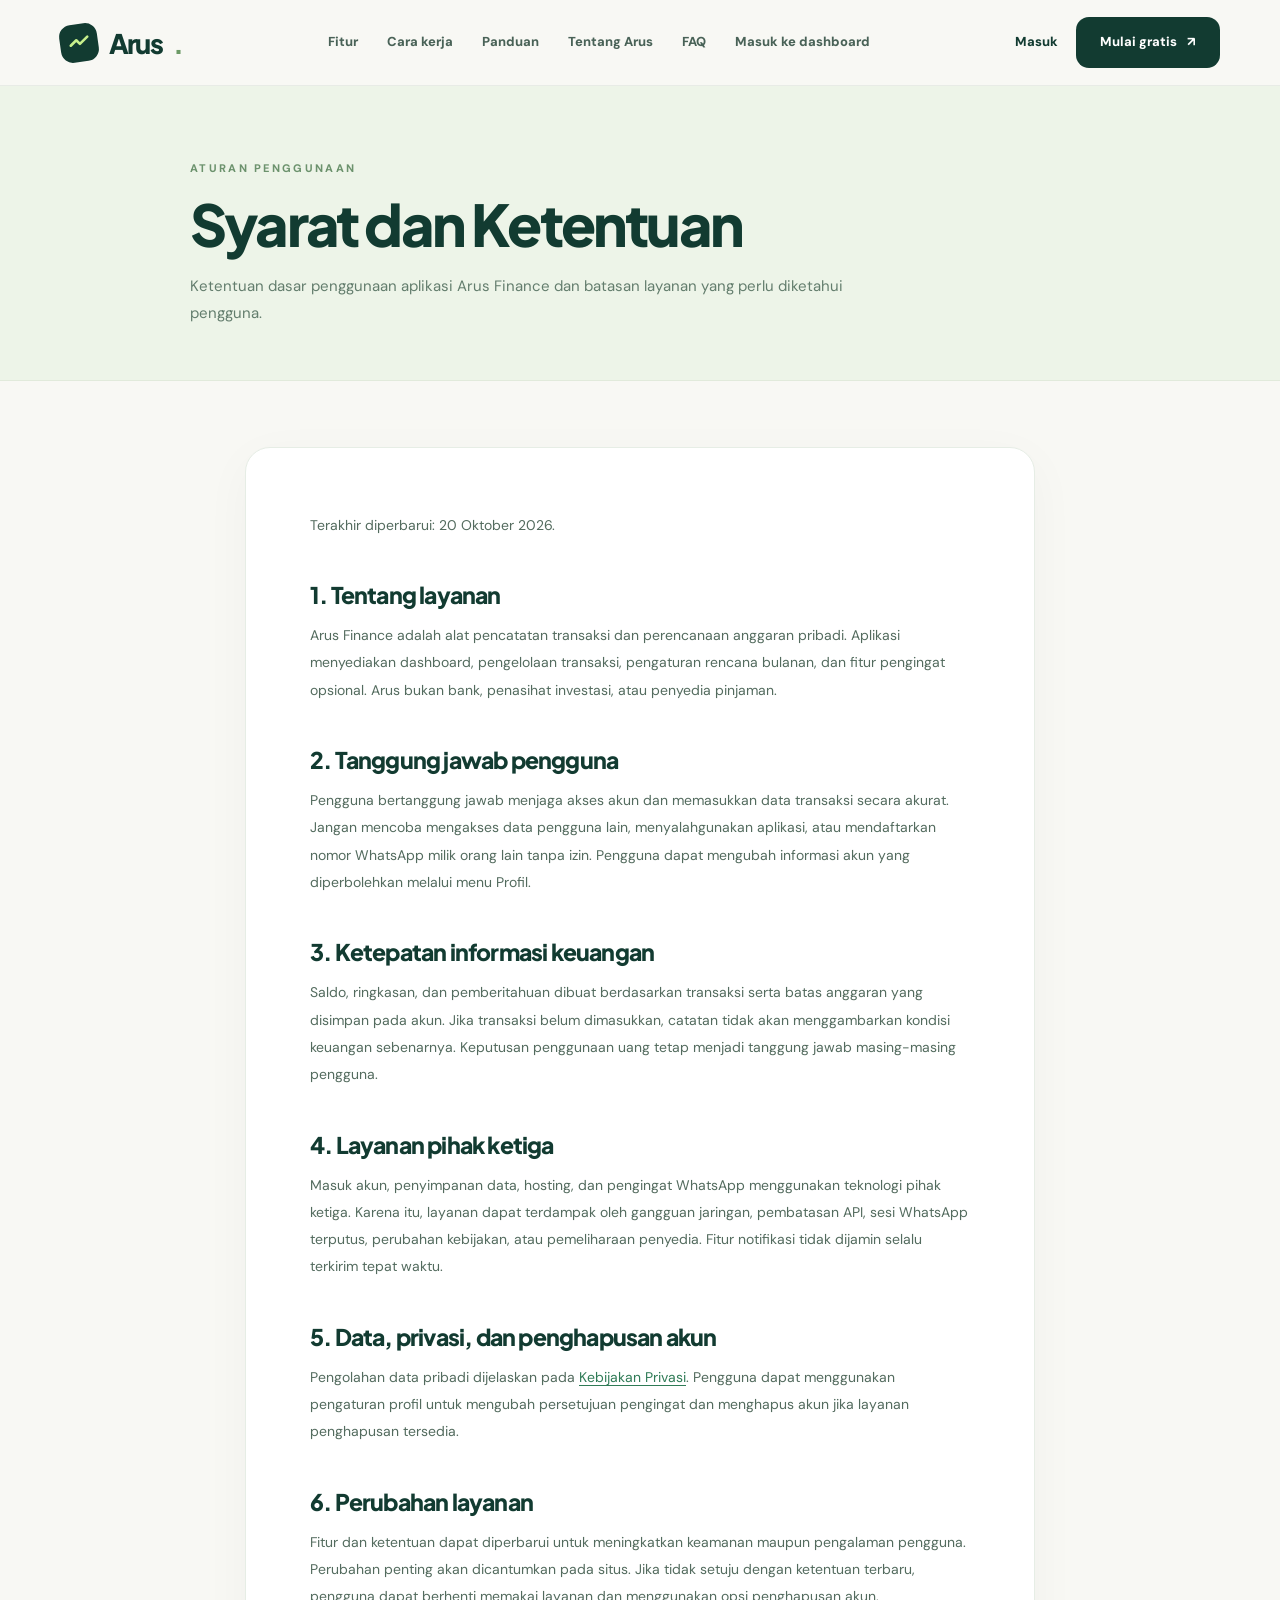
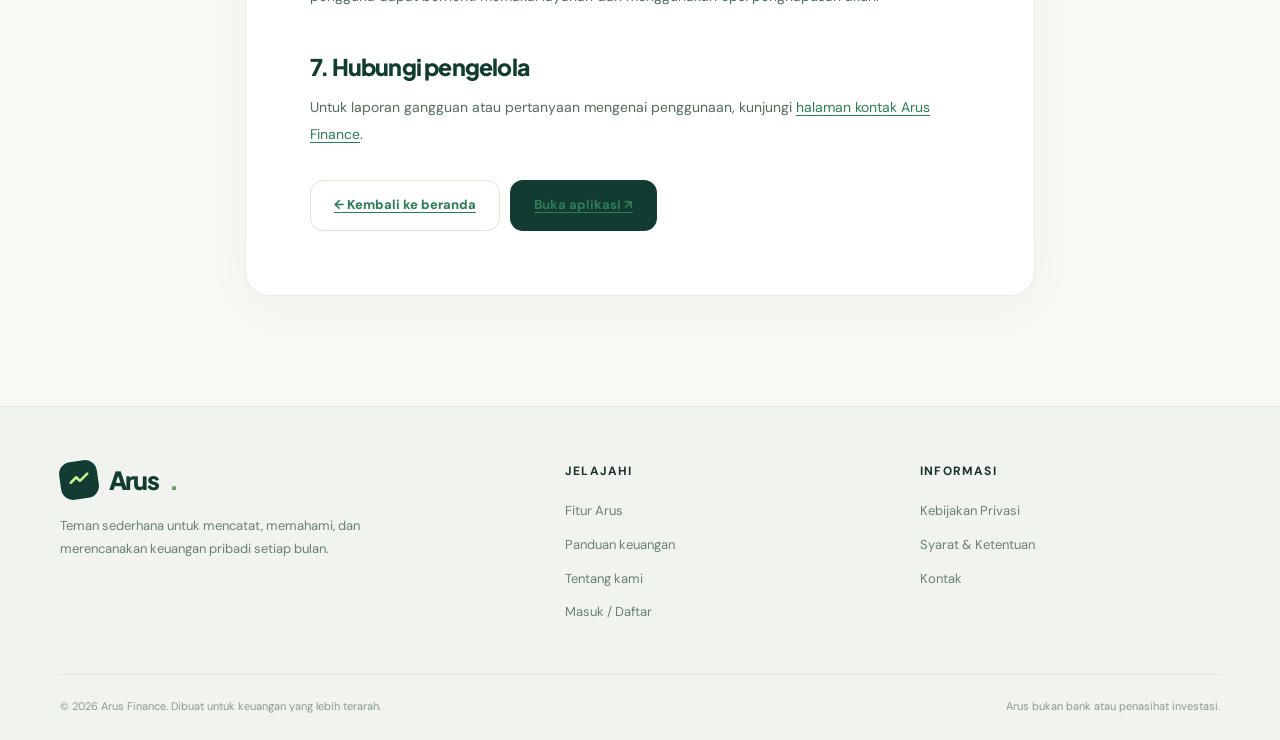
<file: ketentuan.html>
<!doctype html><html lang="id"><head><meta charset="utf-8"><meta name="viewport" content="width=device-width,initial-scale=1"><meta name="theme-color" content="#f8f8f4"><title>Syarat dan Ketentuan — Arus Finance</title><meta name="description" content="Ketentuan dasar penggunaan aplikasi Arus Finance dan batasan layanan yang perlu diketahui pengguna."><meta name="robots" content="index,follow"><link rel="canonical" href="https://finance-planner-psi-seven.vercel.app/ketentuan.html"><link rel="icon" href="assets/favicon.svg" type="image/svg+xml"><link rel="stylesheet" href="assets/landing.css"><script defer src="assets/landing.js"></script></head><body><header class="site-header"><div class="container nav-shell">
<a class="brand" href="./" aria-label="Beranda Arus Finance"><span class="brand-mark"><svg width="22" height="22" viewBox="0 0 24 24" fill="none" stroke="currentColor" stroke-width="2.8" stroke-linecap="round" stroke-linejoin="round"><path d="M3 15 9 9l4 4 8-8"/></svg></span>Arus<span style="color:#6c9a66">.</span></a>
<nav class="nav-links" id="nav-menu" data-nav-links aria-label="Menu utama"><a href="#fitur">Fitur</a><a href="#cara-kerja">Cara kerja</a><a href="panduan.html">Panduan</a><a href="tentang.html">Tentang Arus</a><a href="#faq">FAQ</a><a href="app.html">Masuk ke dashboard</a></nav>
<div class="nav-actions"><a class="login-link" href="app.html">Masuk</a><a href="app.html" class="btn btn-primary">Mulai gratis <span aria-hidden="true">↗</span></a><button type="button" class="menu-toggle" aria-label="Buka menu" aria-controls="nav-menu" aria-expanded="false" data-menu-toggle><svg width="23" height="23" viewBox="0 0 24 24" stroke="currentColor" fill="none" stroke-width="2" stroke-linecap="round"><path d="M4 7h16M4 12h16M4 17h16"/></svg></button></div>
</div></header><main><section class="article-hero"><div class="container"><div class="section-eyebrow">ATURAN PENGGUNAAN</div><h1>Syarat dan Ketentuan</h1><p>Ketentuan dasar penggunaan aplikasi Arus Finance dan batasan layanan yang perlu diketahui pengguna.</p></div></section><section class="article-wrap"><div class="container"><article class="article">
<p class="minor">Terakhir diperbarui: 20 Oktober 2026.</p>
<h2>1. Tentang layanan</h2>
<p>Arus Finance adalah alat pencatatan transaksi dan perencanaan anggaran pribadi. Aplikasi menyediakan dashboard, pengelolaan transaksi, pengaturan rencana bulanan, dan fitur pengingat opsional. Arus bukan bank, penasihat investasi, atau penyedia pinjaman.</p>
<h2>2. Tanggung jawab pengguna</h2>
<p>Pengguna bertanggung jawab menjaga akses akun dan memasukkan data transaksi secara akurat. Jangan mencoba mengakses data pengguna lain, menyalahgunakan aplikasi, atau mendaftarkan nomor WhatsApp milik orang lain tanpa izin. Pengguna dapat mengubah informasi akun yang diperbolehkan melalui menu Profil.</p>
<h2>3. Ketepatan informasi keuangan</h2>
<p>Saldo, ringkasan, dan pemberitahuan dibuat berdasarkan transaksi serta batas anggaran yang disimpan pada akun. Jika transaksi belum dimasukkan, catatan tidak akan menggambarkan kondisi keuangan sebenarnya. Keputusan penggunaan uang tetap menjadi tanggung jawab masing-masing pengguna.</p>
<h2>4. Layanan pihak ketiga</h2>
<p>Masuk akun, penyimpanan data, hosting, dan pengingat WhatsApp menggunakan teknologi pihak ketiga. Karena itu, layanan dapat terdampak oleh gangguan jaringan, pembatasan API, sesi WhatsApp terputus, perubahan kebijakan, atau pemeliharaan penyedia. Fitur notifikasi tidak dijamin selalu terkirim tepat waktu.</p>
<h2>5. Data, privasi, dan penghapusan akun</h2>
<p>Pengolahan data pribadi dijelaskan pada <a href="privasi.html">Kebijakan Privasi</a>. Pengguna dapat menggunakan pengaturan profil untuk mengubah persetujuan pengingat dan menghapus akun jika layanan penghapusan tersedia.</p>
<h2>6. Perubahan layanan</h2>
<p>Fitur dan ketentuan dapat diperbarui untuk meningkatkan keamanan maupun pengalaman pengguna. Perubahan penting akan dicantumkan pada situs. Jika tidak setuju dengan ketentuan terbaru, pengguna dapat berhenti memakai layanan dan menggunakan opsi penghapusan akun.</p>
<h2>7. Hubungi pengelola</h2>
<p>Untuk laporan gangguan atau pertanyaan mengenai penggunaan, kunjungi <a href="kontak.html">halaman kontak Arus Finance</a>.</p>
<div class="page-actions"><a href="./" class="btn btn-secondary">← Kembali ke beranda</a><a href="app.html" class="btn btn-primary">Buka aplikasi ↗</a></div></article></div></section></main><footer class="footer"><div class="container"><div class="footer-grid"><div><a href="./" class="brand"><span class="brand-mark"><svg width="22" height="22" viewBox="0 0 24 24" stroke="currentColor" fill="none" stroke-width="2.8" stroke-linecap="round" stroke-linejoin="round"><path d="M3 15 9 9l4 4 8-8"/></svg></span>Arus<span style="color:#6c9a66">.</span></a><p class="footer-desc">Teman sederhana untuk mencatat, memahami, dan merencanakan keuangan pribadi setiap bulan.</p></div><div><h4>Jelajahi</h4><ul><li><a href="#fitur">Fitur Arus</a></li><li><a href="panduan.html">Panduan keuangan</a></li><li><a href="tentang.html">Tentang kami</a></li><li><a href="app.html">Masuk / Daftar</a></li></ul></div><div><h4>Informasi</h4><ul><li><a href="privasi.html">Kebijakan Privasi</a></li><li><a href="ketentuan.html">Syarat & Ketentuan</a></li><li><a href="kontak.html">Kontak</a></li></ul></div></div><div class="footer-base"><span>© 2026 Arus Finance. Dibuat untuk keuangan yang lebih terarah.</span><span>Arus bukan bank atau penasihat investasi.</span></div></div></footer></body></html>
</file>
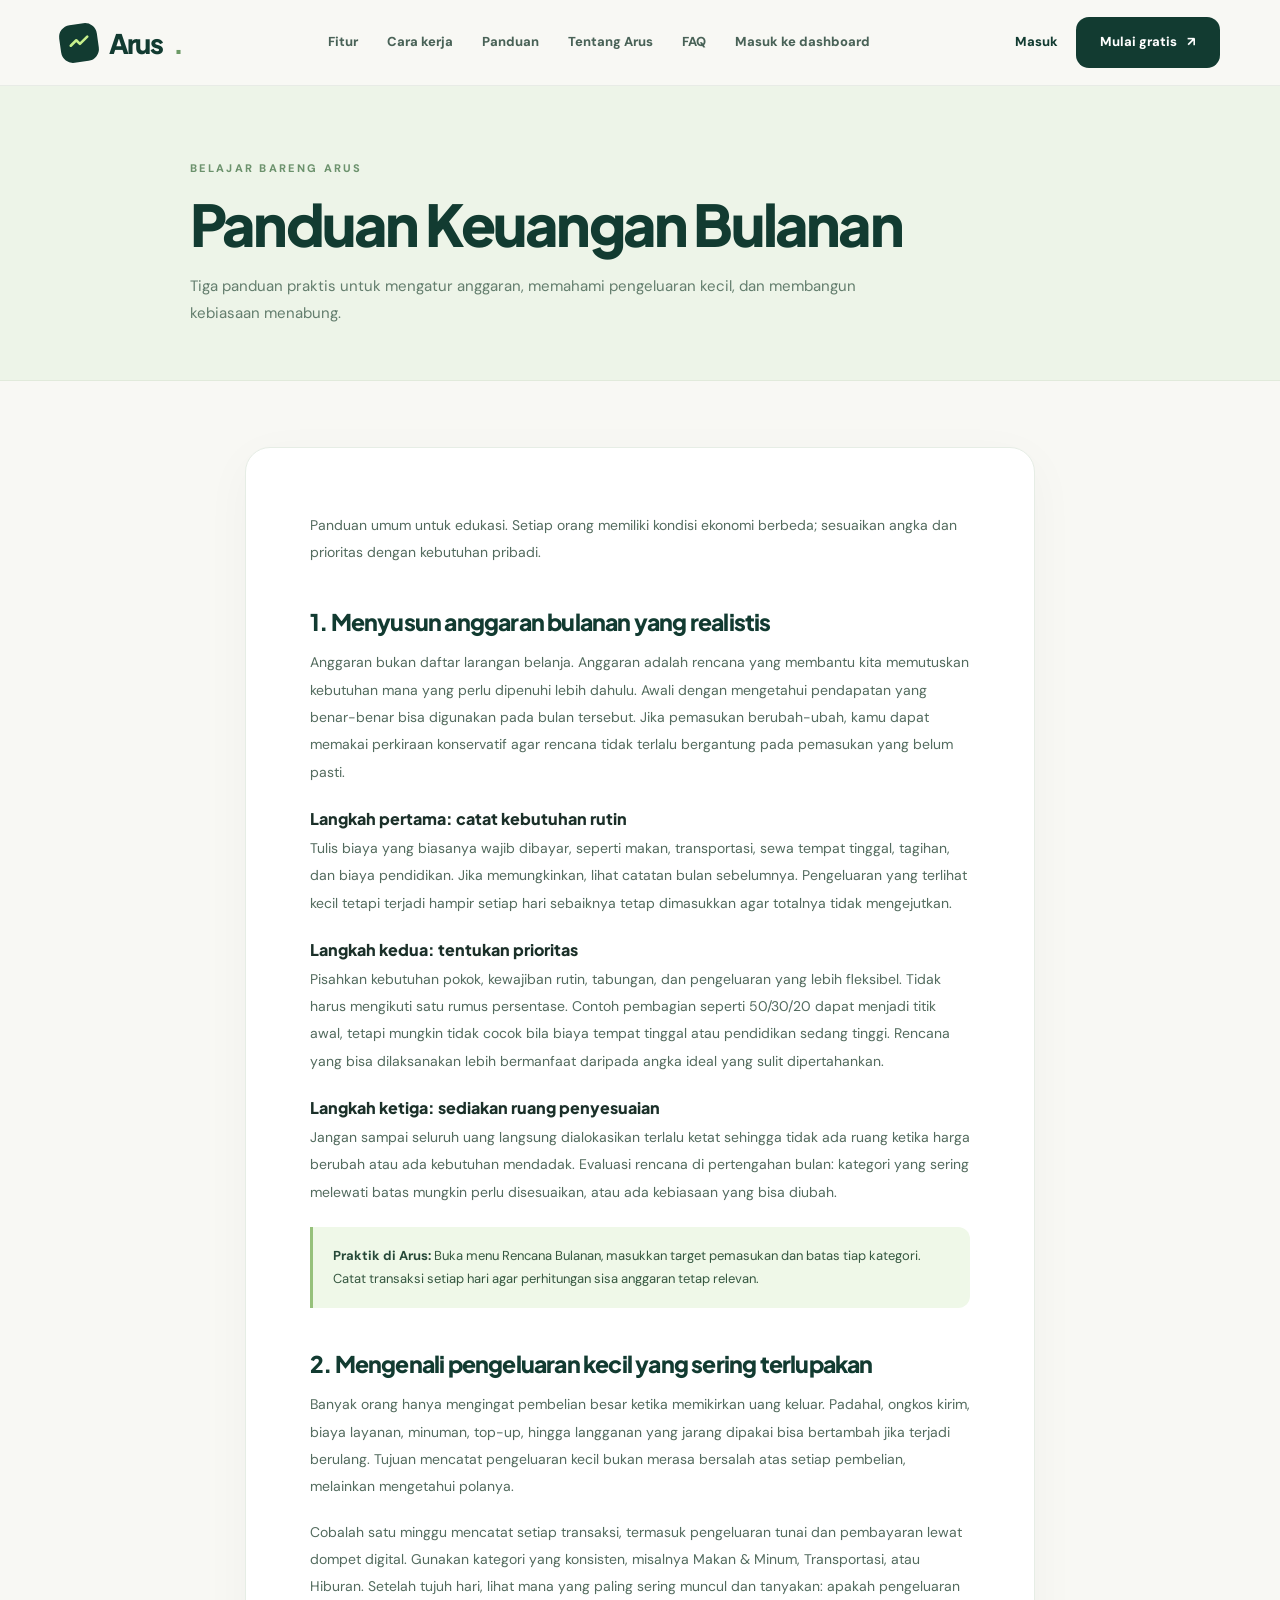
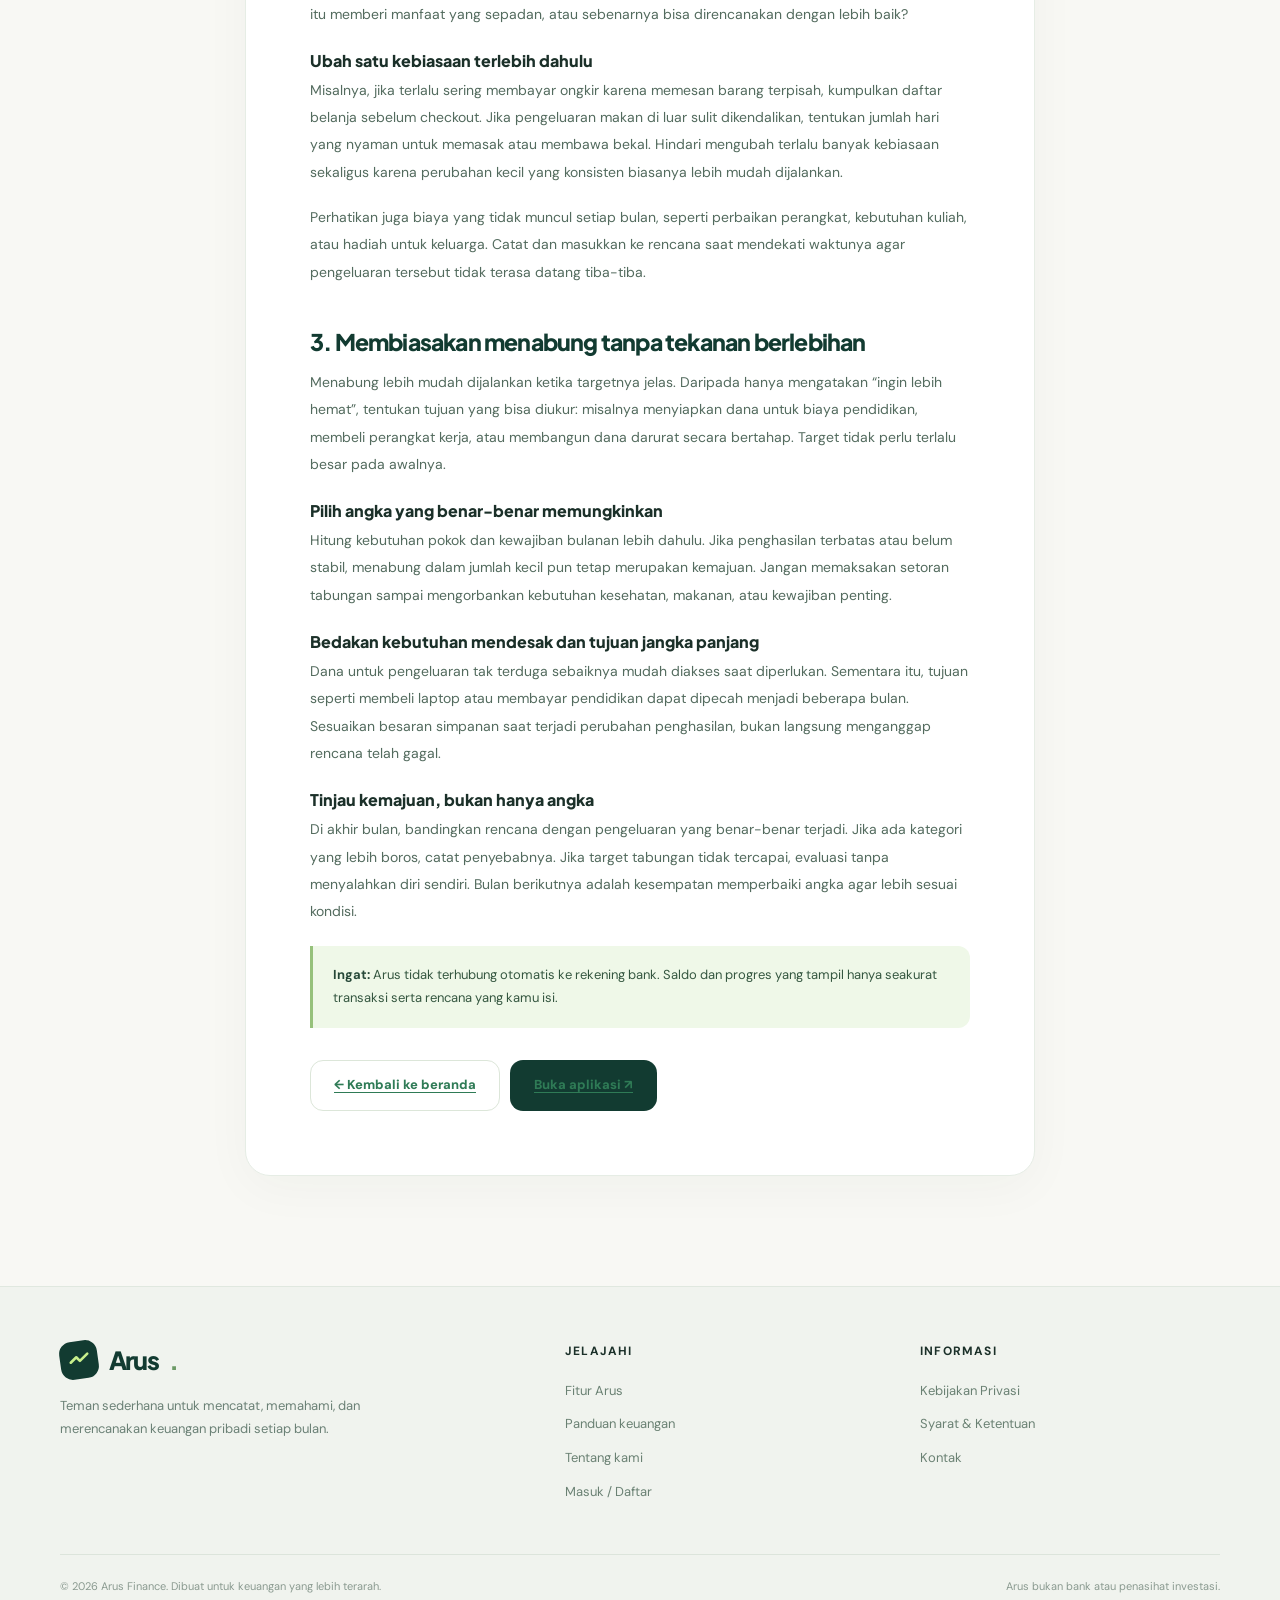
<file: panduan.html>
<!doctype html><html lang="id"><head><meta charset="utf-8"><meta name="viewport" content="width=device-width,initial-scale=1"><meta name="theme-color" content="#f8f8f4"><title>Panduan Keuangan Bulanan — Arus Finance</title><meta name="description" content="Tiga panduan praktis untuk mengatur anggaran, memahami pengeluaran kecil, dan membangun kebiasaan menabung."><meta name="robots" content="index,follow"><link rel="canonical" href="https://finance-planner-psi-seven.vercel.app/panduan.html"><link rel="icon" href="assets/favicon.svg" type="image/svg+xml"><link rel="stylesheet" href="assets/landing.css"><script defer src="assets/landing.js"></script></head><body><header class="site-header"><div class="container nav-shell">
<a class="brand" href="./" aria-label="Beranda Arus Finance"><span class="brand-mark"><svg width="22" height="22" viewBox="0 0 24 24" fill="none" stroke="currentColor" stroke-width="2.8" stroke-linecap="round" stroke-linejoin="round"><path d="M3 15 9 9l4 4 8-8"/></svg></span>Arus<span style="color:#6c9a66">.</span></a>
<nav class="nav-links" id="nav-menu" data-nav-links aria-label="Menu utama"><a href="#fitur">Fitur</a><a href="#cara-kerja">Cara kerja</a><a href="panduan.html">Panduan</a><a href="tentang.html">Tentang Arus</a><a href="#faq">FAQ</a><a href="app.html">Masuk ke dashboard</a></nav>
<div class="nav-actions"><a class="login-link" href="app.html">Masuk</a><a href="app.html" class="btn btn-primary">Mulai gratis <span aria-hidden="true">↗</span></a><button type="button" class="menu-toggle" aria-label="Buka menu" aria-controls="nav-menu" aria-expanded="false" data-menu-toggle><svg width="23" height="23" viewBox="0 0 24 24" stroke="currentColor" fill="none" stroke-width="2" stroke-linecap="round"><path d="M4 7h16M4 12h16M4 17h16"/></svg></button></div>
</div></header><main><section class="article-hero"><div class="container"><div class="section-eyebrow">BELAJAR BARENG ARUS</div><h1>Panduan Keuangan Bulanan</h1><p>Tiga panduan praktis untuk mengatur anggaran, memahami pengeluaran kecil, dan membangun kebiasaan menabung.</p></div></section><section class="article-wrap"><div class="container"><article class="article">
<p class="minor">Panduan umum untuk edukasi. Setiap orang memiliki kondisi ekonomi berbeda; sesuaikan angka dan prioritas dengan kebutuhan pribadi.</p>
<h2 id="anggaran">1. Menyusun anggaran bulanan yang realistis</h2>
<p>Anggaran bukan daftar larangan belanja. Anggaran adalah rencana yang membantu kita memutuskan kebutuhan mana yang perlu dipenuhi lebih dahulu. Awali dengan mengetahui pendapatan yang benar-benar bisa digunakan pada bulan tersebut. Jika pemasukan berubah-ubah, kamu dapat memakai perkiraan konservatif agar rencana tidak terlalu bergantung pada pemasukan yang belum pasti.</p>
<h3>Langkah pertama: catat kebutuhan rutin</h3>
<p>Tulis biaya yang biasanya wajib dibayar, seperti makan, transportasi, sewa tempat tinggal, tagihan, dan biaya pendidikan. Jika memungkinkan, lihat catatan bulan sebelumnya. Pengeluaran yang terlihat kecil tetapi terjadi hampir setiap hari sebaiknya tetap dimasukkan agar totalnya tidak mengejutkan.</p>
<h3>Langkah kedua: tentukan prioritas</h3>
<p>Pisahkan kebutuhan pokok, kewajiban rutin, tabungan, dan pengeluaran yang lebih fleksibel. Tidak harus mengikuti satu rumus persentase. Contoh pembagian seperti 50/30/20 dapat menjadi titik awal, tetapi mungkin tidak cocok bila biaya tempat tinggal atau pendidikan sedang tinggi. Rencana yang bisa dilaksanakan lebih bermanfaat daripada angka ideal yang sulit dipertahankan.</p>
<h3>Langkah ketiga: sediakan ruang penyesuaian</h3>
<p>Jangan sampai seluruh uang langsung dialokasikan terlalu ketat sehingga tidak ada ruang ketika harga berubah atau ada kebutuhan mendadak. Evaluasi rencana di pertengahan bulan: kategori yang sering melewati batas mungkin perlu disesuaikan, atau ada kebiasaan yang bisa diubah.</p>
<div class="notice"><strong>Praktik di Arus:</strong> Buka menu Rencana Bulanan, masukkan target pemasukan dan batas tiap kategori. Catat transaksi setiap hari agar perhitungan sisa anggaran tetap relevan.</div>
<h2 id="kebocoran">2. Mengenali pengeluaran kecil yang sering terlupakan</h2>
<p>Banyak orang hanya mengingat pembelian besar ketika memikirkan uang keluar. Padahal, ongkos kirim, biaya layanan, minuman, top-up, hingga langganan yang jarang dipakai bisa bertambah jika terjadi berulang. Tujuan mencatat pengeluaran kecil bukan merasa bersalah atas setiap pembelian, melainkan mengetahui polanya.</p>
<p>Cobalah satu minggu mencatat setiap transaksi, termasuk pengeluaran tunai dan pembayaran lewat dompet digital. Gunakan kategori yang konsisten, misalnya Makan & Minum, Transportasi, atau Hiburan. Setelah tujuh hari, lihat mana yang paling sering muncul dan tanyakan: apakah pengeluaran itu memberi manfaat yang sepadan, atau sebenarnya bisa direncanakan dengan lebih baik?</p>
<h3>Ubah satu kebiasaan terlebih dahulu</h3>
<p>Misalnya, jika terlalu sering membayar ongkir karena memesan barang terpisah, kumpulkan daftar belanja sebelum checkout. Jika pengeluaran makan di luar sulit dikendalikan, tentukan jumlah hari yang nyaman untuk memasak atau membawa bekal. Hindari mengubah terlalu banyak kebiasaan sekaligus karena perubahan kecil yang konsisten biasanya lebih mudah dijalankan.</p>
<p>Perhatikan juga biaya yang tidak muncul setiap bulan, seperti perbaikan perangkat, kebutuhan kuliah, atau hadiah untuk keluarga. Catat dan masukkan ke rencana saat mendekati waktunya agar pengeluaran tersebut tidak terasa datang tiba-tiba.</p>
<h2 id="tabungan">3. Membiasakan menabung tanpa tekanan berlebihan</h2>
<p>Menabung lebih mudah dijalankan ketika targetnya jelas. Daripada hanya mengatakan “ingin lebih hemat”, tentukan tujuan yang bisa diukur: misalnya menyiapkan dana untuk biaya pendidikan, membeli perangkat kerja, atau membangun dana darurat secara bertahap. Target tidak perlu terlalu besar pada awalnya.</p>
<h3>Pilih angka yang benar-benar memungkinkan</h3>
<p>Hitung kebutuhan pokok dan kewajiban bulanan lebih dahulu. Jika penghasilan terbatas atau belum stabil, menabung dalam jumlah kecil pun tetap merupakan kemajuan. Jangan memaksakan setoran tabungan sampai mengorbankan kebutuhan kesehatan, makanan, atau kewajiban penting.</p>
<h3>Bedakan kebutuhan mendesak dan tujuan jangka panjang</h3>
<p>Dana untuk pengeluaran tak terduga sebaiknya mudah diakses saat diperlukan. Sementara itu, tujuan seperti membeli laptop atau membayar pendidikan dapat dipecah menjadi beberapa bulan. Sesuaikan besaran simpanan saat terjadi perubahan penghasilan, bukan langsung menganggap rencana telah gagal.</p>
<h3>Tinjau kemajuan, bukan hanya angka</h3>
<p>Di akhir bulan, bandingkan rencana dengan pengeluaran yang benar-benar terjadi. Jika ada kategori yang lebih boros, catat penyebabnya. Jika target tabungan tidak tercapai, evaluasi tanpa menyalahkan diri sendiri. Bulan berikutnya adalah kesempatan memperbaiki angka agar lebih sesuai kondisi.</p>
<div class="notice"><strong>Ingat:</strong> Arus tidak terhubung otomatis ke rekening bank. Saldo dan progres yang tampil hanya seakurat transaksi serta rencana yang kamu isi.</div>
<div class="page-actions"><a href="./" class="btn btn-secondary">← Kembali ke beranda</a><a href="app.html" class="btn btn-primary">Buka aplikasi ↗</a></div></article></div></section></main><footer class="footer"><div class="container"><div class="footer-grid"><div><a href="./" class="brand"><span class="brand-mark"><svg width="22" height="22" viewBox="0 0 24 24" stroke="currentColor" fill="none" stroke-width="2.8" stroke-linecap="round" stroke-linejoin="round"><path d="M3 15 9 9l4 4 8-8"/></svg></span>Arus<span style="color:#6c9a66">.</span></a><p class="footer-desc">Teman sederhana untuk mencatat, memahami, dan merencanakan keuangan pribadi setiap bulan.</p></div><div><h4>Jelajahi</h4><ul><li><a href="#fitur">Fitur Arus</a></li><li><a href="panduan.html">Panduan keuangan</a></li><li><a href="tentang.html">Tentang kami</a></li><li><a href="app.html">Masuk / Daftar</a></li></ul></div><div><h4>Informasi</h4><ul><li><a href="privasi.html">Kebijakan Privasi</a></li><li><a href="ketentuan.html">Syarat & Ketentuan</a></li><li><a href="kontak.html">Kontak</a></li></ul></div></div><div class="footer-base"><span>© 2026 Arus Finance. Dibuat untuk keuangan yang lebih terarah.</span><span>Arus bukan bank atau penasihat investasi.</span></div></div></footer></body></html>
</file>
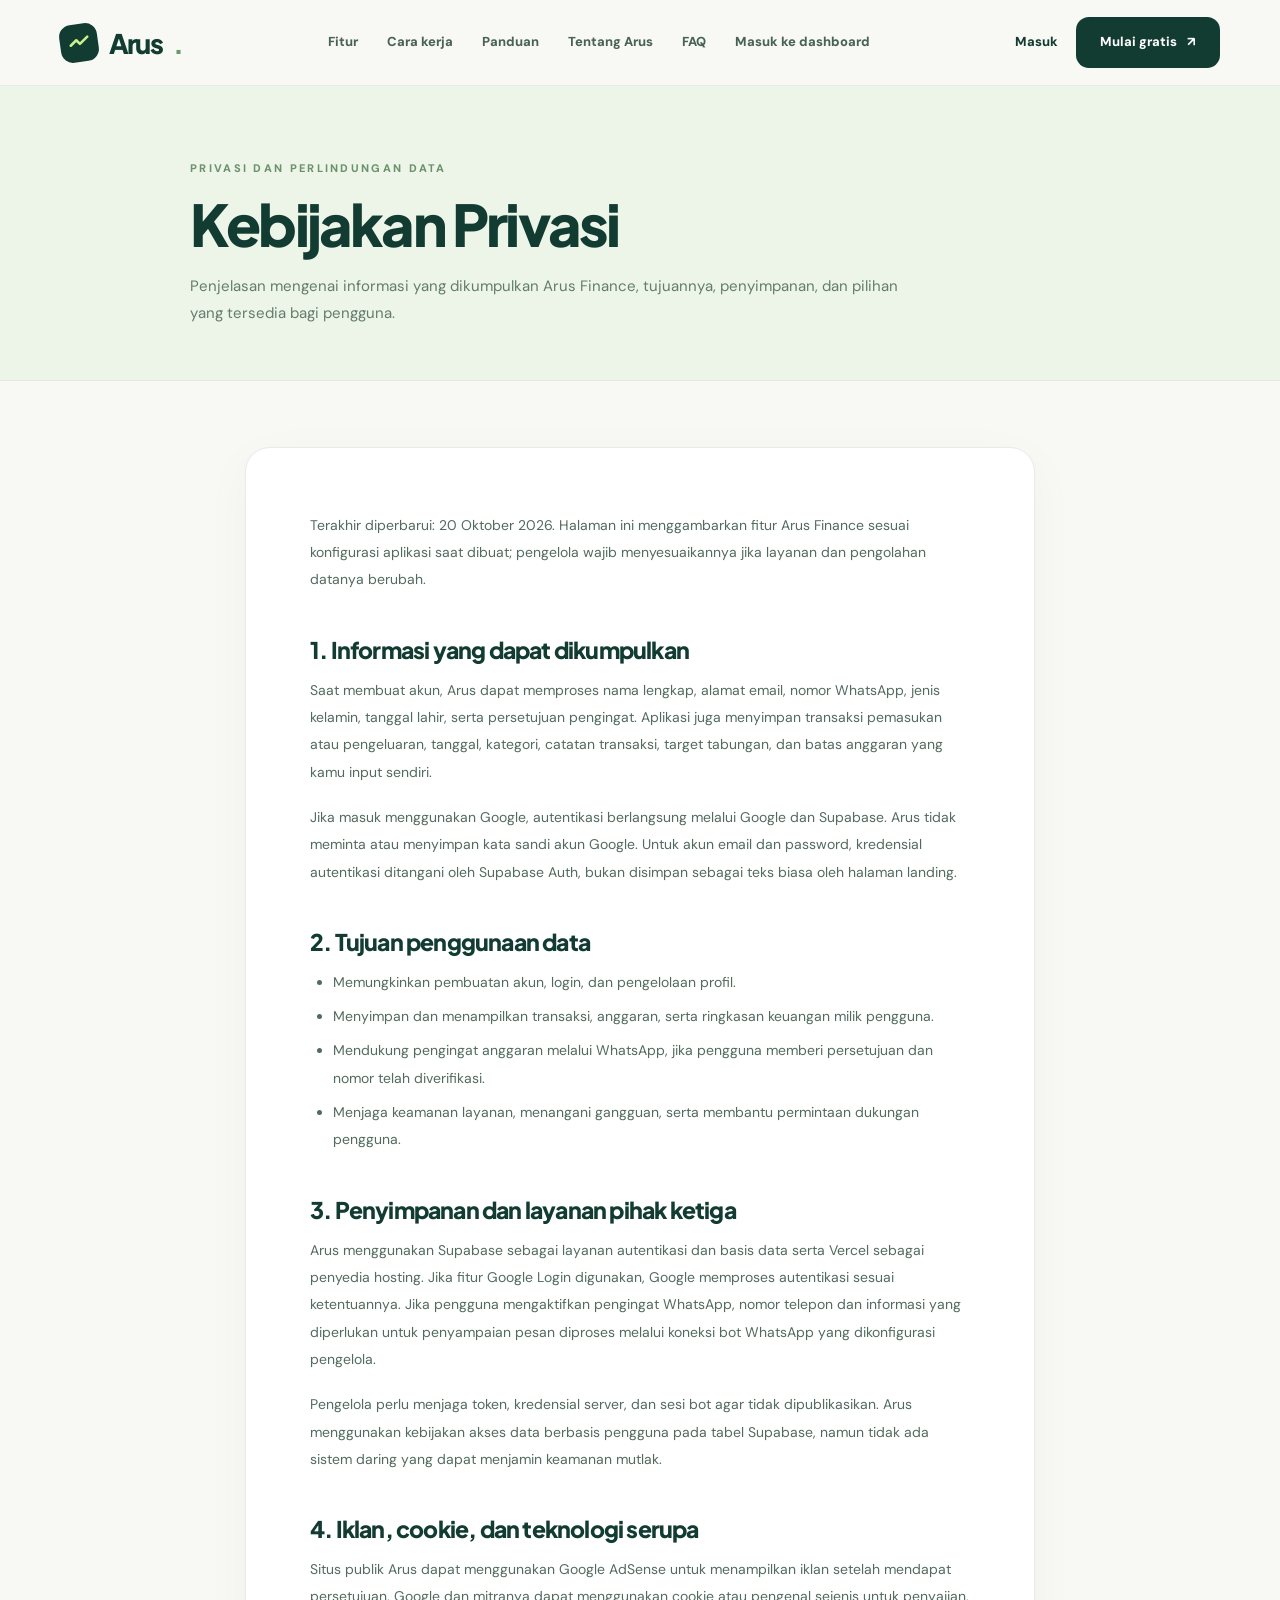
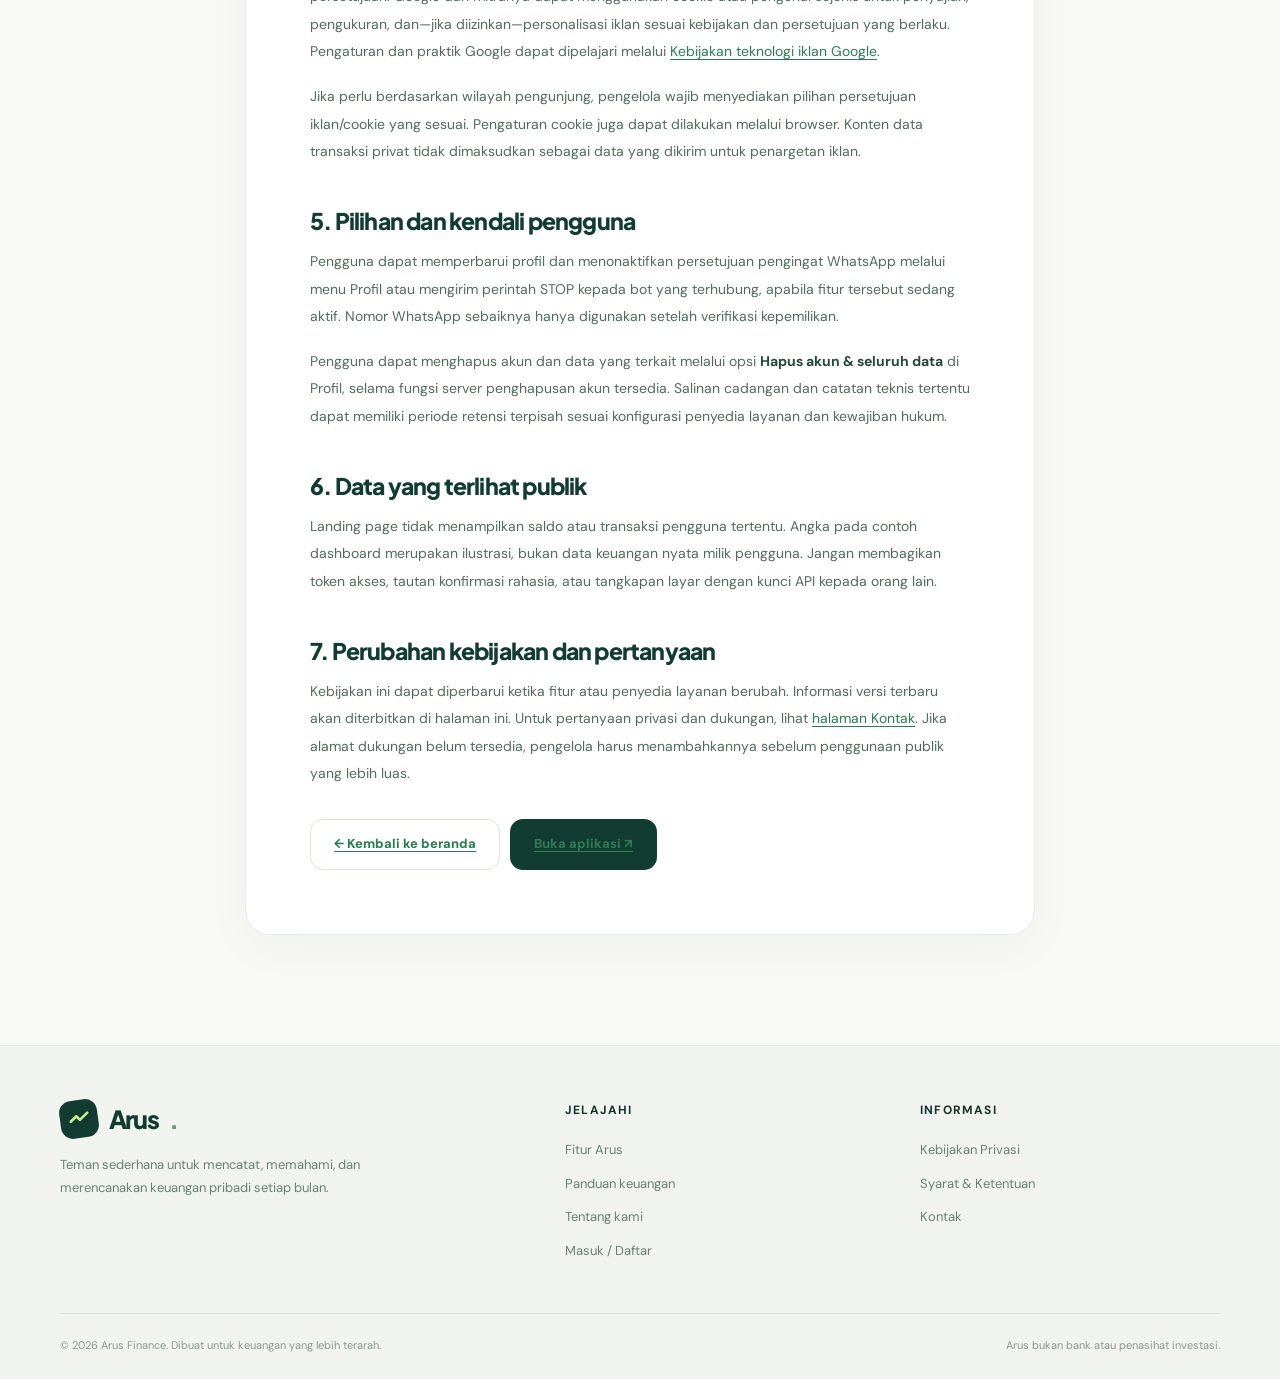
<file: privasi.html>
<!doctype html><html lang="id"><head><meta charset="utf-8"><meta name="viewport" content="width=device-width,initial-scale=1"><meta name="theme-color" content="#f8f8f4"><title>Kebijakan Privasi — Arus Finance</title><meta name="description" content="Penjelasan mengenai informasi yang dikumpulkan Arus Finance, tujuannya, penyimpanan, dan pilihan yang tersedia bagi pengguna."><meta name="robots" content="index,follow"><link rel="canonical" href="https://finance-planner-psi-seven.vercel.app/privasi.html"><link rel="icon" href="assets/favicon.svg" type="image/svg+xml"><link rel="stylesheet" href="assets/landing.css"><script defer src="assets/landing.js"></script></head><body><header class="site-header"><div class="container nav-shell">
<a class="brand" href="./" aria-label="Beranda Arus Finance"><span class="brand-mark"><svg width="22" height="22" viewBox="0 0 24 24" fill="none" stroke="currentColor" stroke-width="2.8" stroke-linecap="round" stroke-linejoin="round"><path d="M3 15 9 9l4 4 8-8"/></svg></span>Arus<span style="color:#6c9a66">.</span></a>
<nav class="nav-links" id="nav-menu" data-nav-links aria-label="Menu utama"><a href="#fitur">Fitur</a><a href="#cara-kerja">Cara kerja</a><a href="panduan.html">Panduan</a><a href="tentang.html">Tentang Arus</a><a href="#faq">FAQ</a><a href="app.html">Masuk ke dashboard</a></nav>
<div class="nav-actions"><a class="login-link" href="app.html">Masuk</a><a href="app.html" class="btn btn-primary">Mulai gratis <span aria-hidden="true">↗</span></a><button type="button" class="menu-toggle" aria-label="Buka menu" aria-controls="nav-menu" aria-expanded="false" data-menu-toggle><svg width="23" height="23" viewBox="0 0 24 24" stroke="currentColor" fill="none" stroke-width="2" stroke-linecap="round"><path d="M4 7h16M4 12h16M4 17h16"/></svg></button></div>
</div></header><main><section class="article-hero"><div class="container"><div class="section-eyebrow">PRIVASI DAN PERLINDUNGAN DATA</div><h1>Kebijakan Privasi</h1><p>Penjelasan mengenai informasi yang dikumpulkan Arus Finance, tujuannya, penyimpanan, dan pilihan yang tersedia bagi pengguna.</p></div></section><section class="article-wrap"><div class="container"><article class="article">
<p class="minor">Terakhir diperbarui: 20 Oktober 2026. Halaman ini menggambarkan fitur Arus Finance sesuai konfigurasi aplikasi saat dibuat; pengelola wajib menyesuaikannya jika layanan dan pengolahan datanya berubah.</p>
<h2>1. Informasi yang dapat dikumpulkan</h2>
<p>Saat membuat akun, Arus dapat memproses nama lengkap, alamat email, nomor WhatsApp, jenis kelamin, tanggal lahir, serta persetujuan pengingat. Aplikasi juga menyimpan transaksi pemasukan atau pengeluaran, tanggal, kategori, catatan transaksi, target tabungan, dan batas anggaran yang kamu input sendiri.</p>
<p>Jika masuk menggunakan Google, autentikasi berlangsung melalui Google dan Supabase. Arus tidak meminta atau menyimpan kata sandi akun Google. Untuk akun email dan password, kredensial autentikasi ditangani oleh Supabase Auth, bukan disimpan sebagai teks biasa oleh halaman landing.</p>
<h2>2. Tujuan penggunaan data</h2>
<ul><li>Memungkinkan pembuatan akun, login, dan pengelolaan profil.</li><li>Menyimpan dan menampilkan transaksi, anggaran, serta ringkasan keuangan milik pengguna.</li><li>Mendukung pengingat anggaran melalui WhatsApp, jika pengguna memberi persetujuan dan nomor telah diverifikasi.</li><li>Menjaga keamanan layanan, menangani gangguan, serta membantu permintaan dukungan pengguna.</li></ul>
<h2>3. Penyimpanan dan layanan pihak ketiga</h2>
<p>Arus menggunakan Supabase sebagai layanan autentikasi dan basis data serta Vercel sebagai penyedia hosting. Jika fitur Google Login digunakan, Google memproses autentikasi sesuai ketentuannya. Jika pengguna mengaktifkan pengingat WhatsApp, nomor telepon dan informasi yang diperlukan untuk penyampaian pesan diproses melalui koneksi bot WhatsApp yang dikonfigurasi pengelola.</p>
<p>Pengelola perlu menjaga token, kredensial server, dan sesi bot agar tidak dipublikasikan. Arus menggunakan kebijakan akses data berbasis pengguna pada tabel Supabase, namun tidak ada sistem daring yang dapat menjamin keamanan mutlak.</p>
<h2>4. Iklan, cookie, dan teknologi serupa</h2>
<p>Situs publik Arus dapat menggunakan Google AdSense untuk menampilkan iklan setelah mendapat persetujuan. Google dan mitranya dapat menggunakan cookie atau pengenal sejenis untuk penyajian, pengukuran, dan—jika diizinkan—personalisasi iklan sesuai kebijakan dan persetujuan yang berlaku. Pengaturan dan praktik Google dapat dipelajari melalui <a href="https://policies.google.com/technologies/ads" target="_blank" rel="noopener noreferrer">Kebijakan teknologi iklan Google</a>.</p>
<p>Jika perlu berdasarkan wilayah pengunjung, pengelola wajib menyediakan pilihan persetujuan iklan/cookie yang sesuai. Pengaturan cookie juga dapat dilakukan melalui browser. Konten data transaksi privat tidak dimaksudkan sebagai data yang dikirim untuk penargetan iklan.</p>
<h2>5. Pilihan dan kendali pengguna</h2>
<p>Pengguna dapat memperbarui profil dan menonaktifkan persetujuan pengingat WhatsApp melalui menu Profil atau mengirim perintah STOP kepada bot yang terhubung, apabila fitur tersebut sedang aktif. Nomor WhatsApp sebaiknya hanya digunakan setelah verifikasi kepemilikan.</p>
<p>Pengguna dapat menghapus akun dan data yang terkait melalui opsi <strong>Hapus akun & seluruh data</strong> di Profil, selama fungsi server penghapusan akun tersedia. Salinan cadangan dan catatan teknis tertentu dapat memiliki periode retensi terpisah sesuai konfigurasi penyedia layanan dan kewajiban hukum.</p>
<h2>6. Data yang terlihat publik</h2>
<p>Landing page tidak menampilkan saldo atau transaksi pengguna tertentu. Angka pada contoh dashboard merupakan ilustrasi, bukan data keuangan nyata milik pengguna. Jangan membagikan token akses, tautan konfirmasi rahasia, atau tangkapan layar dengan kunci API kepada orang lain.</p>
<h2>7. Perubahan kebijakan dan pertanyaan</h2>
<p>Kebijakan ini dapat diperbarui ketika fitur atau penyedia layanan berubah. Informasi versi terbaru akan diterbitkan di halaman ini. Untuk pertanyaan privasi dan dukungan, lihat <a href="kontak.html">halaman Kontak</a>. Jika alamat dukungan belum tersedia, pengelola harus menambahkannya sebelum penggunaan publik yang lebih luas.</p>
<div class="page-actions"><a href="./" class="btn btn-secondary">← Kembali ke beranda</a><a href="app.html" class="btn btn-primary">Buka aplikasi ↗</a></div></article></div></section></main><footer class="footer"><div class="container"><div class="footer-grid"><div><a href="./" class="brand"><span class="brand-mark"><svg width="22" height="22" viewBox="0 0 24 24" stroke="currentColor" fill="none" stroke-width="2.8" stroke-linecap="round" stroke-linejoin="round"><path d="M3 15 9 9l4 4 8-8"/></svg></span>Arus<span style="color:#6c9a66">.</span></a><p class="footer-desc">Teman sederhana untuk mencatat, memahami, dan merencanakan keuangan pribadi setiap bulan.</p></div><div><h4>Jelajahi</h4><ul><li><a href="#fitur">Fitur Arus</a></li><li><a href="panduan.html">Panduan keuangan</a></li><li><a href="tentang.html">Tentang kami</a></li><li><a href="app.html">Masuk / Daftar</a></li></ul></div><div><h4>Informasi</h4><ul><li><a href="privasi.html">Kebijakan Privasi</a></li><li><a href="ketentuan.html">Syarat & Ketentuan</a></li><li><a href="kontak.html">Kontak</a></li></ul></div></div><div class="footer-base"><span>© 2026 Arus Finance. Dibuat untuk keuangan yang lebih terarah.</span><span>Arus bukan bank atau penasihat investasi.</span></div></div></footer></body></html>
</file>
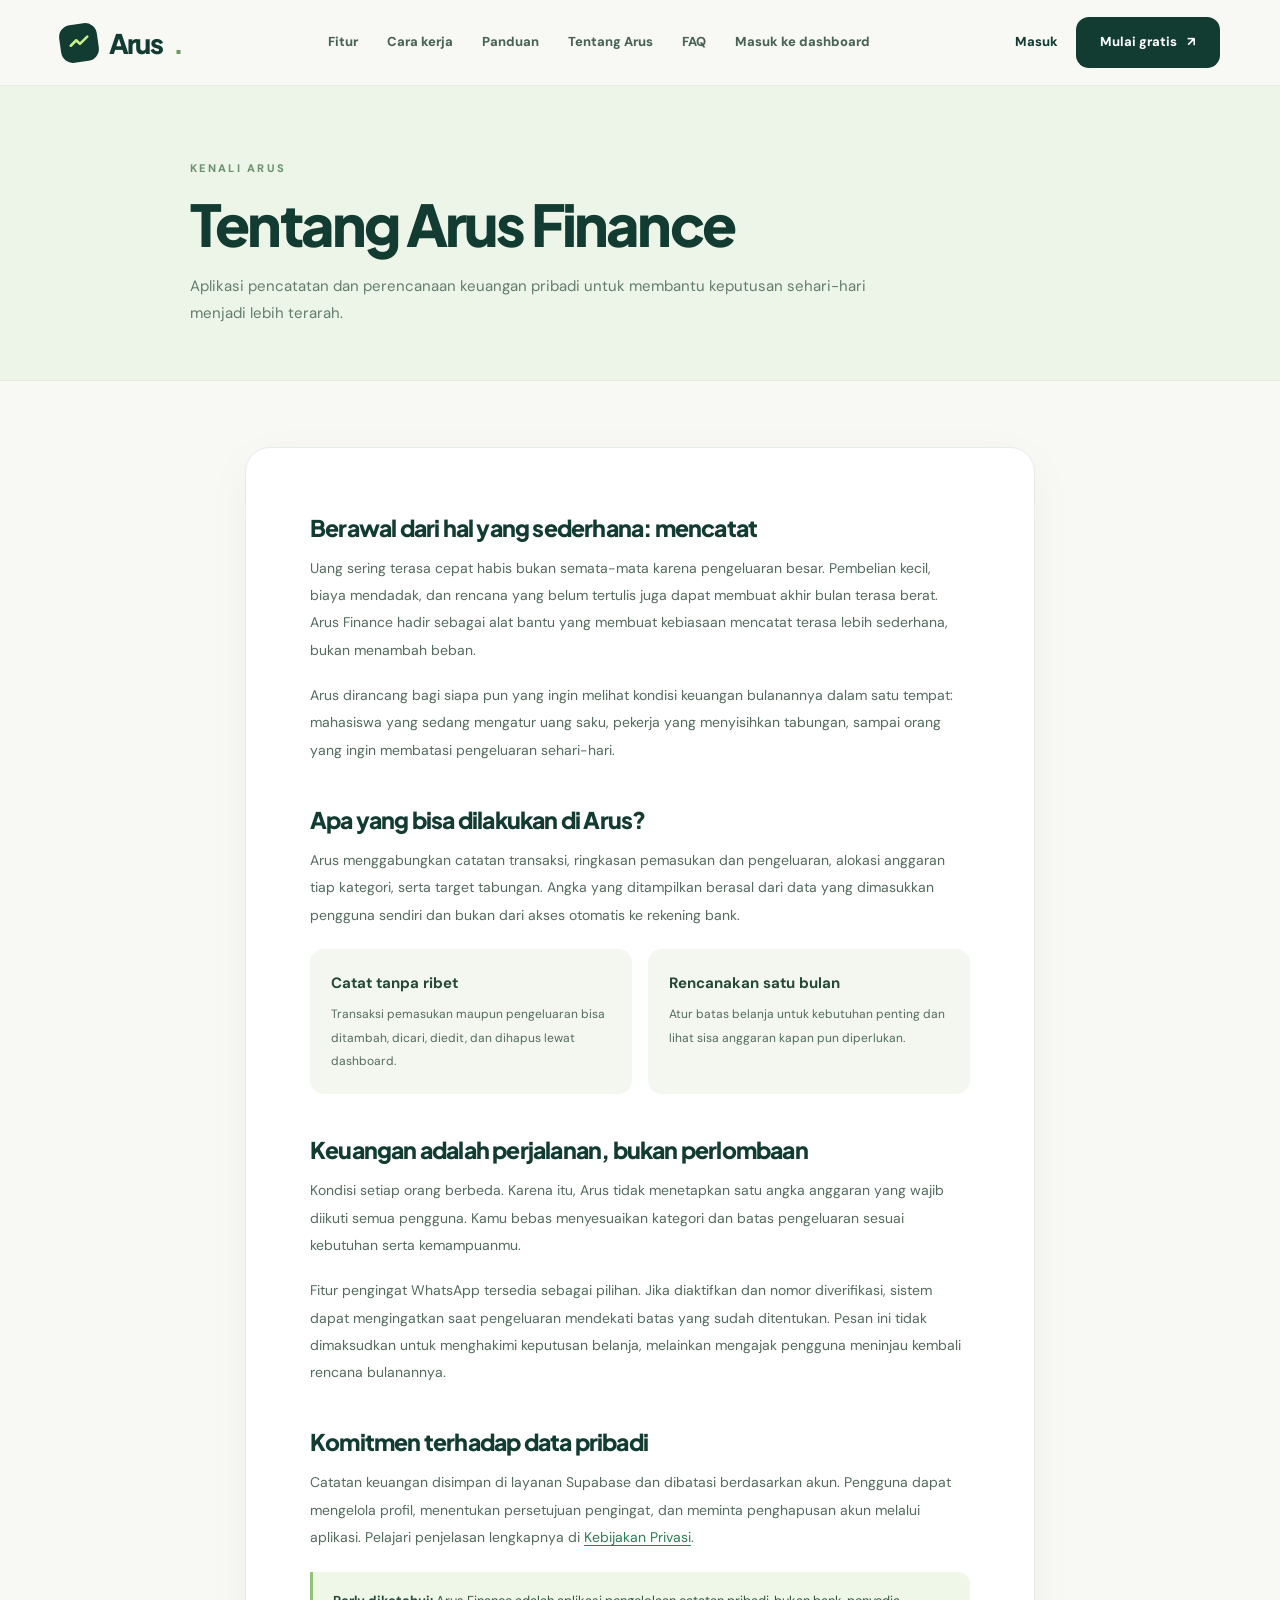
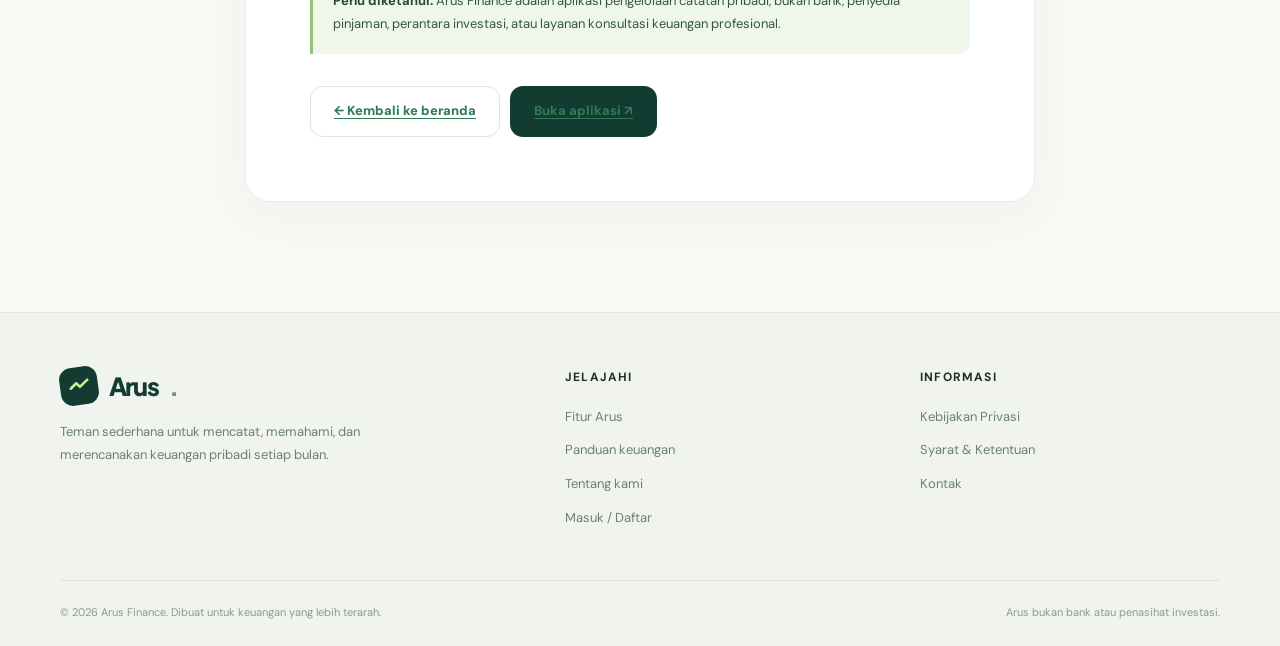
<file: tentang.html>
<!doctype html><html lang="id"><head><meta charset="utf-8"><meta name="viewport" content="width=device-width,initial-scale=1"><meta name="theme-color" content="#f8f8f4"><title>Tentang Arus Finance — Arus Finance</title><meta name="description" content="Aplikasi pencatatan dan perencanaan keuangan pribadi untuk membantu keputusan sehari-hari menjadi lebih terarah."><meta name="robots" content="index,follow"><link rel="canonical" href="https://finance-planner-psi-seven.vercel.app/tentang.html"><link rel="icon" href="assets/favicon.svg" type="image/svg+xml"><link rel="stylesheet" href="assets/landing.css"><script defer src="assets/landing.js"></script></head><body><header class="site-header"><div class="container nav-shell">
<a class="brand" href="./" aria-label="Beranda Arus Finance"><span class="brand-mark"><svg width="22" height="22" viewBox="0 0 24 24" fill="none" stroke="currentColor" stroke-width="2.8" stroke-linecap="round" stroke-linejoin="round"><path d="M3 15 9 9l4 4 8-8"/></svg></span>Arus<span style="color:#6c9a66">.</span></a>
<nav class="nav-links" id="nav-menu" data-nav-links aria-label="Menu utama"><a href="#fitur">Fitur</a><a href="#cara-kerja">Cara kerja</a><a href="panduan.html">Panduan</a><a href="tentang.html">Tentang Arus</a><a href="#faq">FAQ</a><a href="app.html">Masuk ke dashboard</a></nav>
<div class="nav-actions"><a class="login-link" href="app.html">Masuk</a><a href="app.html" class="btn btn-primary">Mulai gratis <span aria-hidden="true">↗</span></a><button type="button" class="menu-toggle" aria-label="Buka menu" aria-controls="nav-menu" aria-expanded="false" data-menu-toggle><svg width="23" height="23" viewBox="0 0 24 24" stroke="currentColor" fill="none" stroke-width="2" stroke-linecap="round"><path d="M4 7h16M4 12h16M4 17h16"/></svg></button></div>
</div></header><main><section class="article-hero"><div class="container"><div class="section-eyebrow">KENALI ARUS</div><h1>Tentang Arus Finance</h1><p>Aplikasi pencatatan dan perencanaan keuangan pribadi untuk membantu keputusan sehari-hari menjadi lebih terarah.</p></div></section><section class="article-wrap"><div class="container"><article class="article">
<h2>Berawal dari hal yang sederhana: mencatat</h2>
<p>Uang sering terasa cepat habis bukan semata-mata karena pengeluaran besar. Pembelian kecil, biaya mendadak, dan rencana yang belum tertulis juga dapat membuat akhir bulan terasa berat. Arus Finance hadir sebagai alat bantu yang membuat kebiasaan mencatat terasa lebih sederhana, bukan menambah beban.</p>
<p>Arus dirancang bagi siapa pun yang ingin melihat kondisi keuangan bulanannya dalam satu tempat: mahasiswa yang sedang mengatur uang saku, pekerja yang menyisihkan tabungan, sampai orang yang ingin membatasi pengeluaran sehari-hari.</p>
<h2>Apa yang bisa dilakukan di Arus?</h2>
<p>Arus menggabungkan catatan transaksi, ringkasan pemasukan dan pengeluaran, alokasi anggaran tiap kategori, serta target tabungan. Angka yang ditampilkan berasal dari data yang dimasukkan pengguna sendiri dan bukan dari akses otomatis ke rekening bank.</p>
<div class="cards-2"><div class="small-panel"><strong>Catat tanpa ribet</strong><p>Transaksi pemasukan maupun pengeluaran bisa ditambah, dicari, diedit, dan dihapus lewat dashboard.</p></div><div class="small-panel"><strong>Rencanakan satu bulan</strong><p>Atur batas belanja untuk kebutuhan penting dan lihat sisa anggaran kapan pun diperlukan.</p></div></div>
<h2>Keuangan adalah perjalanan, bukan perlombaan</h2>
<p>Kondisi setiap orang berbeda. Karena itu, Arus tidak menetapkan satu angka anggaran yang wajib diikuti semua pengguna. Kamu bebas menyesuaikan kategori dan batas pengeluaran sesuai kebutuhan serta kemampuanmu.</p>
<p>Fitur pengingat WhatsApp tersedia sebagai pilihan. Jika diaktifkan dan nomor diverifikasi, sistem dapat mengingatkan saat pengeluaran mendekati batas yang sudah ditentukan. Pesan ini tidak dimaksudkan untuk menghakimi keputusan belanja, melainkan mengajak pengguna meninjau kembali rencana bulanannya.</p>
<h2>Komitmen terhadap data pribadi</h2>
<p>Catatan keuangan disimpan di layanan Supabase dan dibatasi berdasarkan akun. Pengguna dapat mengelola profil, menentukan persetujuan pengingat, dan meminta penghapusan akun melalui aplikasi. Pelajari penjelasan lengkapnya di <a href="privasi.html">Kebijakan Privasi</a>.</p>
<div class="notice"><strong>Perlu diketahui:</strong> Arus Finance adalah aplikasi pengelolaan catatan pribadi, bukan bank, penyedia pinjaman, perantara investasi, atau layanan konsultasi keuangan profesional.</div>
<div class="page-actions"><a href="./" class="btn btn-secondary">← Kembali ke beranda</a><a href="app.html" class="btn btn-primary">Buka aplikasi ↗</a></div></article></div></section></main><footer class="footer"><div class="container"><div class="footer-grid"><div><a href="./" class="brand"><span class="brand-mark"><svg width="22" height="22" viewBox="0 0 24 24" stroke="currentColor" fill="none" stroke-width="2.8" stroke-linecap="round" stroke-linejoin="round"><path d="M3 15 9 9l4 4 8-8"/></svg></span>Arus<span style="color:#6c9a66">.</span></a><p class="footer-desc">Teman sederhana untuk mencatat, memahami, dan merencanakan keuangan pribadi setiap bulan.</p></div><div><h4>Jelajahi</h4><ul><li><a href="#fitur">Fitur Arus</a></li><li><a href="panduan.html">Panduan keuangan</a></li><li><a href="tentang.html">Tentang kami</a></li><li><a href="app.html">Masuk / Daftar</a></li></ul></div><div><h4>Informasi</h4><ul><li><a href="privasi.html">Kebijakan Privasi</a></li><li><a href="ketentuan.html">Syarat & Ketentuan</a></li><li><a href="kontak.html">Kontak</a></li></ul></div></div><div class="footer-base"><span>© 2026 Arus Finance. Dibuat untuk keuangan yang lebih terarah.</span><span>Arus bukan bank atau penasihat investasi.</span></div></div></footer></body></html>
</file>
<file: assets/landing.css>
@import url('https://fonts.googleapis.com/css2?family=DM+Sans:wght@400;500;600;700&family=Plus+Jakarta+Sans:wght@400;500;600;700;800&display=swap');
:root{--bg:#f8f8f4;--paper:#fff;--deep:#123b31;--deep2:#194b3e;--text:#1b3029;--mute:#6b8176;--line:#e3eae1;--mint:#d5f0b8;--lime:#c8f08c;--cream:#f4f2e8;--shadow:0 25px 80px rgba(17,52,38,.085)}
*{box-sizing:border-box}html{scroll-behavior:smooth}body{margin:0;font:15px/1.75 'DM Sans',sans-serif;background:var(--bg);color:var(--text)}a{text-decoration:none;color:inherit}button{font:inherit}a:focus-visible,button:focus-visible,summary:focus-visible{outline:3px solid #92d15b;outline-offset:4px;border-radius:4px}.container{width:min(1160px,calc(100% - 48px));margin-inline:auto}.pill{border-radius:100px;display:inline-flex;gap:9px;align-items:center;padding:8px 13px;font-size:12px;font-weight:800;letter-spacing:.02em;background:#e7f0df;color:var(--deep)}.pill .light{width:7px;height:7px;border-radius:100%;background:#78ab47;box-shadow:0 0 0 4px #cae6ac}.site-header{position:relative;z-index:20;background:rgba(248,248,244,.96);border-bottom:1px solid rgba(14,52,38,.065)}.site-header .nav-shell{min-height:85px;display:flex;align-items:center;gap:40px;justify-content:space-between}.brand{font:800 27px 'Plus Jakarta Sans',sans-serif;letter-spacing:-1.8px;display:inline-flex;gap:11px;align-items:center;color:var(--deep);white-space:nowrap}.brand-mark{height:38px;width:38px;display:grid;place-items:center;color:var(--lime);background:var(--deep);border-radius:12px;transform:rotate(-8deg)}.brand-mark svg{transform:rotate(8deg)}.nav-links{display:flex;gap:29px;align-items:center;font-size:13px;font-weight:800;color:#496257}.nav-links a:hover,.footer a:hover{color:#4b8a5d}.nav-actions{display:flex;align-items:center;gap:18px}.login-link{font-weight:800;color:var(--deep);font-size:13px;white-space:nowrap}.btn{min-height:49px;display:inline-flex;align-items:center;justify-content:center;gap:10px;padding:13px 23px;border-radius:13px;font-weight:800;font-size:13px;transition:transform .2s,background .2s,border-color .2s;cursor:pointer;border:1px solid transparent}.btn:hover{transform:translateY(-2px)}.btn-primary{background:var(--deep);color:#fff}.btn-primary:hover{background:#245744}.btn-secondary{background:#fff;border-color:#dce6d9;color:var(--deep)}.btn-lime{background:var(--lime);color:var(--deep)}.btn-light{background:#fff;color:var(--deep)}.btn svg{width:17px;height:17px}.menu-toggle{display:none;border:1px solid var(--line);background:#fff;border-radius:10px;width:43px;height:43px;align-items:center;justify-content:center;color:var(--deep)}
.hero{padding:88px 0 112px;position:relative;overflow:hidden}.hero:before{content:'';position:absolute;top:20px;right:-310px;width:850px;height:770px;border-radius:50%;background:radial-gradient(circle,#e3f5c7 0,rgba(227,245,199,.19) 45%,transparent 75%);pointer-events:none}.hero-grid{display:grid;grid-template-columns:1fr 1.06fr;gap:54px;align-items:center;position:relative}.hero h1{font:800 clamp(43px,5.3vw,77px)/1.12 'Plus Jakarta Sans',sans-serif;letter-spacing:-4.7px;margin:23px 0 24px;color:var(--deep)}.hero h1 em{font-style:normal;color:#699d65;position:relative}.hero h1 em:after{content:'';position:absolute;height:8px;background:#c6e998;left:0;right:2px;bottom:-7px;border-radius:10px;transform:rotate(-2deg)}.hero-text{color:var(--mute);font-size:16px;line-height:1.9;max-width:470px;margin-bottom:31px}.hero-cta{display:flex;align-items:center;gap:13px;flex-wrap:wrap}.hero-note{display:flex;align-items:center;gap:9px;color:#73867c;font-size:12px;margin-top:31px}.hero-note .tick{color:#4e9261;font-size:16px}
.dashboard-art{position:relative;padding:13px 8px 26px 16px}.dash{background:#fff;border:1px solid #e1eae0;border-radius:24px;overflow:hidden;box-shadow:0 28px 90px rgba(24,57,44,.13);transform:rotate(-1.8deg);padding:20px 21px 21px;min-height:480px}.dash-head{display:flex;justify-content:space-between;align-items:center;margin-bottom:22px}.dash-brand{font:800 18px 'Plus Jakarta Sans',sans-serif;letter-spacing:-1px;color:var(--deep)}.dash-dots{display:flex;gap:5px}.dash-dots i{display:block;width:7px;height:7px;background:#e1e9df;border-radius:50%}.dash-eyebrow{font-size:10px;font-weight:800;letter-spacing:1.4px;color:#98aa9e}.dash-title{font:800 18px 'Plus Jakarta Sans',sans-serif;letter-spacing:-.7px;margin:3px 0 16px}.dash-balance{background:var(--deep);border-radius:17px;color:#fff;padding:23px 24px;position:relative;overflow:hidden}.dash-balance:after{content:'';position:absolute;width:180px;height:180px;border:36px solid #bfe99a;opacity:.1;border-radius:50%;right:-66px;top:-95px}.dash-balance small{display:block;color:#d0ddd1;font-size:11px}.dash-balance strong{font:800 32px 'Plus Jakarta Sans',sans-serif;letter-spacing:-1.3px;display:block;margin:9px 0 18px}.dash-balance-line{display:flex;gap:38px;border-top:1px solid #ffffff36;padding-top:12px;font-size:11px}.dash-balance-line b{display:block;font-size:12px;margin-top:3px}.dash-stats{display:grid;grid-template-columns:1fr 1fr;gap:12px;margin:13px 0}.dash-stat{border:1px solid #e5ece3;border-radius:13px;padding:13px 15px}.dash-stat span{font-size:10px;color:#8c9c92}.dash-stat b{display:block;font:800 15px 'Plus Jakarta Sans',sans-serif;margin-top:6px}.dash-bottom{padding:13px 15px;background:#eef6e9;border-radius:13px}.dash-bottom-top{display:flex;justify-content:space-between;gap:12px;align-items:center;font-size:11px;font-weight:800}.progress-track{height:8px;background:#d7e8d0;border-radius:50px;margin:11px 0 7px;overflow:hidden}.progress-bar{width:67%;background:#387352;height:100%;border-radius:50px}.dash-bottom p{font-size:10px;color:#67806e;margin:0}.mock-flag{display:flex;justify-content:center;margin-top:17px;color:#839389;font-size:11px;font-weight:700;gap:8px;align-items:center}.float-bubble{position:absolute;z-index:2;box-shadow:0 18px 55px #2348392a;padding:13px 15px;border-radius:15px;background:#fff;font-size:12px;font-weight:800}.bubble-left{bottom:89px;left:-50px;transform:rotate(4deg)}.bubble-right{top:71px;right:-39px;transform:rotate(5deg);background:#dbefbe}.float-bubble span{display:block;color:#7e9684;font-size:10px;font-weight:600;margin-top:2px}
.sect{padding:100px 0}.section-eyebrow{font-size:11px;font-weight:800;color:#6c926d;letter-spacing:2.3px;text-transform:uppercase}.section-title{font:800 clamp(30px,3.4vw,46px)/1.22 'Plus Jakarta Sans',sans-serif;letter-spacing:-2px;margin:12px 0 17px;color:var(--deep)}.section-lead{color:var(--mute);font-size:15px;max-width:620px;line-height:1.9;margin:0}.features{background:#fff;border-block:1px solid #eaf0e7}.section-center{text-align:center}.section-center .section-lead{margin-inline:auto}.feature-grid{display:grid;grid-template-columns:repeat(3,minmax(0,1fr));gap:18px;margin-top:46px}.feature-card{border:1px solid #e7ede5;border-radius:22px;padding:31px 29px;min-height:235px;transition:transform .2s,border-color .2s}.feature-card:hover{transform:translateY(-5px);border-color:#c3dfbd}.feature-icon{display:grid;place-items:center;border-radius:14px;background:#edf5e7;color:var(--deep);height:51px;width:51px;margin-bottom:23px}.feature-icon svg{width:24px;height:24px;stroke-width:1.8}.feature-card h3{font:800 16px 'Plus Jakarta Sans',sans-serif;letter-spacing:-.4px;margin:0 0 10px}.feature-card p{font-size:13px;line-height:1.75;color:var(--mute);margin:0}
.process{background:#f0f4eb}.process-layout{display:grid;grid-template-columns:.8fr 1.2fr;gap:70px;align-items:center}.step-list{display:grid;gap:15px}.step{background:#fff;padding:23px 25px;border:1px solid #e4ebde;border-radius:19px;display:flex;gap:17px;align-items:flex-start}.step-num{flex:none;background:#e8f5d7;color:#326948;width:38px;height:38px;display:grid;place-items:center;border-radius:11px;font:800 13px 'Plus Jakarta Sans'}.step h3{font:800 15px 'Plus Jakarta Sans';margin:0 0 5px}.step p{font-size:12px;color:var(--mute);margin:0}.guide-grid{display:grid;grid-template-columns:repeat(3,1fr);gap:20px;margin-top:39px}.guide-card{border:1px solid #e3eae1;background:#fff;border-radius:21px;padding:30px;display:flex;flex-direction:column;align-items:flex-start;min-height:280px}.guide-number{font:800 11px 'Plus Jakarta Sans';color:#6b9367;letter-spacing:2px}.guide-card h3{font:800 19px/1.35 'Plus Jakarta Sans';margin:15px 0 11px;letter-spacing:-.7px;color:var(--deep)}.guide-card p{font-size:13px;color:var(--mute);margin:0 0 20px}.learn-link{font-size:12px;font-weight:800;color:#397752;margin-top:auto}.guide-card:hover .learn-link{text-decoration:underline}.faq{background:#fff}.faq-grid{display:grid;grid-template-columns:.8fr 1.2fr;gap:80px}.faq-list{display:grid;gap:11px}.faq-list details{background:#f8faf6;border:1px solid #e5ebe1;border-radius:14px;padding:20px 23px}.faq-list summary{list-style:none;font-weight:800;cursor:pointer;font-size:13px;display:flex;align-items:center;justify-content:space-between;gap:15px}.faq-list summary::-webkit-details-marker{display:none}.faq-list summary:after{content:'+';font-size:22px;color:#64896b;font-weight:400}.faq-list details[open] summary:after{content:'−'}.faq-list details p{font-size:13px;color:var(--mute);margin:12px 0 0}
.cta-block{background:var(--deep);color:#fff;border-radius:30px;padding:64px;display:flex;justify-content:space-between;align-items:center;gap:35px;position:relative;overflow:hidden}.cta-block:before{content:'';width:360px;height:360px;border-radius:50%;border:76px solid #c6e998;opacity:.08;position:absolute;right:17%;top:-300px}.cta-block h2{font:800 clamp(27px,3.4vw,42px)/1.23 'Plus Jakarta Sans';letter-spacing:-1.7px;margin:0 0 11px;max-width:610px}.cta-block p{color:#c3d7c9;font-size:14px;margin:0}.cta-block .btn{flex-shrink:0;position:relative}.prefooter{padding-bottom:95px}.footer{background:#f0f3ee;border-top:1px solid #e0e8df;padding:54px 0 24px}.footer-grid{display:grid;grid-template-columns:1.5fr 1fr 1fr;gap:55px}.footer .brand{font-size:25px}.footer-desc{font-size:13px;max-width:320px;color:var(--mute);margin-top:16px}.footer h4{font-size:12px;letter-spacing:1.2px;text-transform:uppercase;margin:0 0 18px}.footer ul{padding:0;margin:0;list-style:none;display:grid;gap:11px}.footer li{font-size:13px;color:#6a8173}.footer-base{display:flex;justify-content:space-between;gap:12px;border-top:1px solid #dce4db;margin-top:50px;padding-top:22px;color:#8a9a90;font-size:11px}.article-hero{padding:73px 0 54px;background:#edf4e8;border-bottom:1px solid #e1eadb}.article-hero .container{max-width:900px}.article-hero h1{font:800 clamp(33px,4.5vw,58px)/1.13 'Plus Jakarta Sans';letter-spacing:-2.8px;color:var(--deep);margin:13px 0 17px}.article-hero p{max-width:710px;color:#637d6d;font-size:15px;margin:0}.article-wrap{padding:66px 0 110px}.article{max-width:790px;margin:auto;background:#fff;border:1px solid #e6ede5;border-radius:25px;padding:clamp(25px,5vw,65px);box-shadow:0 12px 50px rgba(22,61,42,.035)}.article h2{font:800 23px/1.35 'Plus Jakarta Sans';letter-spacing:-.8px;color:var(--deep);margin:40px 0 12px}.article h2:first-child{margin-top:0}.article h3{font:800 16px 'Plus Jakarta Sans';margin:22px 0 6px}.article p,.article li{color:#536b5e;font-size:14px;line-height:1.95}.article p{margin:0 0 18px}.article ul,.article ol{padding-left:23px;margin:0 0 23px}.article li{margin-bottom:7px}.article strong{color:#264838}.article a{text-decoration:underline;text-underline-offset:3px;color:#2f7b56}.notice{background:#eff8e8;border-left:3px solid #96c17b;padding:18px 20px;border-radius:0 12px 12px 0;margin:21px 0;font-size:13px;color:#355740}.minor{font-size:12px;color:#91a198}.cards-2{display:grid;grid-template-columns:1fr 1fr;gap:16px;margin:20px 0}.small-panel{background:#f3f7ef;border-radius:14px;padding:21px}.small-panel strong{display:block;margin-bottom:7px}.small-panel p{margin:0!important;font-size:12px!important}.page-actions{margin-top:32px;display:flex;gap:10px;flex-wrap:wrap}.sr-only{position:absolute;width:1px;height:1px;padding:0;overflow:hidden;clip:rect(0,0,0,0);white-space:nowrap;border:0}
@media(max-width:1080px){.hero-grid{gap:25px}.hero h1{font-size:clamp(43px,5vw,62px);letter-spacing:-3px}.bubble-left{left:-9px}.bubble-right{right:-9px}.nav-links{gap:15px}.process-layout,.faq-grid{gap:35px}}
@media(max-width:820px){.site-header .nav-shell{min-height:73px}.nav-links{display:none;position:absolute;top:73px;left:0;right:0;background:#fff;padding:20px 24px;box-shadow:0 20px 40px #173e2d19;border-bottom:1px solid var(--line);flex-direction:column;align-items:stretch;gap:2px}.nav-links.open{display:flex}.nav-links a{padding:11px}.nav-actions .login-link{display:none}.nav-actions>.btn{min-height:43px;padding:10px 14px}.menu-toggle{display:flex}.hero{padding:56px 0 73px}.hero-grid{grid-template-columns:1fr;gap:22px}.hero-copy{max-width:650px}.dashboard-art{max-width:555px;width:100%;margin:8px auto}.hero h1{font-size:clamp(42px,8vw,62px)}.feature-grid{grid-template-columns:repeat(2,1fr)}.process-layout,.faq-grid{grid-template-columns:1fr}.guide-grid{grid-template-columns:repeat(2,1fr)}.guide-grid .guide-card:last-child{grid-column:span 2}.cta-block{padding:45px;flex-direction:column;align-items:flex-start}.footer-grid{grid-template-columns:1fr 1fr}.footer-grid>div:first-child{grid-column:span 2}}
@media(max-width:560px){.container{width:min(100% - 36px,1160px)}.hero h1{font-size:45px;letter-spacing:-2.8px}.hero-text{font-size:14px}.btn{font-size:12px}.dashboard-art{padding:0}.dash{min-height:0;padding:14px;border-radius:19px;transform:rotate(-1deg)}.dash-balance{padding:17px}.dash-balance strong{font-size:25px}.dash-balance-line{gap:25px}.float-bubble{padding:10px 12px;font-size:10px}.bubble-left{left:-7px;bottom:78px}.bubble-right{top:45px;right:-4px}.feature-grid,.guide-grid{grid-template-columns:1fr}.guide-grid .guide-card:last-child{grid-column:auto}.feature-card{min-height:0;padding:24px}.sect{padding:75px 0}.section-title{font-size:32px;letter-spacing:-1.5px}.section-lead{font-size:14px}.cta-block{padding:35px 27px;border-radius:22px}.cta-block h2{font-size:30px}.footer-grid{grid-template-columns:1fr;gap:30px}.footer-grid>div:first-child{grid-column:auto}.footer-base{flex-direction:column}.article-hero{padding:53px 0 43px}.article-wrap{padding:35px 0 65px}.article{border-radius:16px}.cards-2{grid-template-columns:1fr}.nav-actions>.btn{display:none}}
@media(prefers-reduced-motion:reduce){html{scroll-behavior:auto}*,*:before,*:after{transition:none!important;animation:none!important}}
</file>
